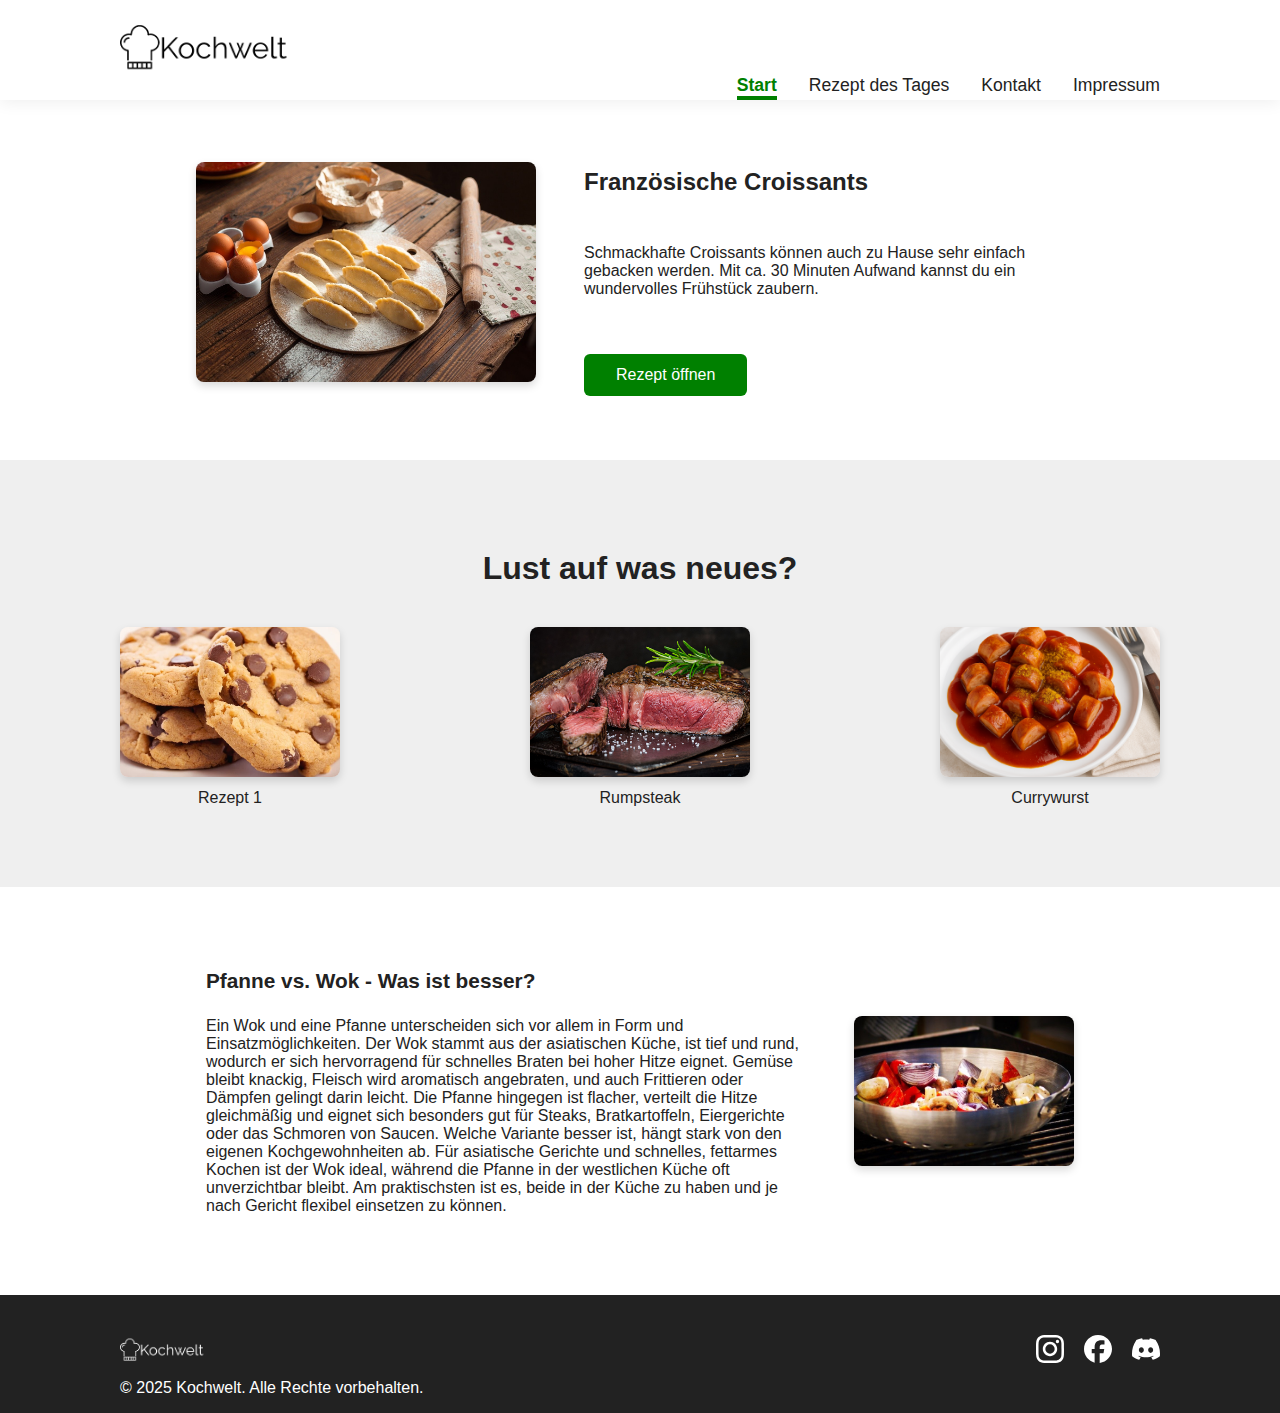
<file: index.html>
<!DOCTYPE html>
<html lang="de">
  <head>
    <meta charset="UTF-8" />
    <meta name="viewport" content="width=device-width, initial-scale=1.0" />
    <link rel="stylesheet" href="styleTest.css" />
    <title>Kochwelt</title>
  </head>
  <body class="bodyIndex">
    <header class="headerIndex">
      <div class="headerContentIndex">
        <a href="index.html" class="logoImgLinkIndex">
          <img src="./img/logo.png" class="logoImgIndex" alt="Kochwelt Logo" />
        </a>
        <nav class="navIndex">
          <ul class="navListIndex">
            <li>
              <a class="menuLinkIndex activeIndex" href="index.html">Start</a>
            </li>
            <li><a class="menuLinkIndex" href="#">Rezept des Tages</a></li>
            <li><a class="menuLinkIndex" href="./kontakt.html">Kontakt</a></li>
            <li><a class="menuLinkIndex" href="./impressum.html">Impressum</a></li>
          </ul>
        </nav>
      </div>
    </header>

    <main class="mainIndex">
      <div class="containerIndex">
        <div class="mainContentIndex">
          <img
            class="croissantImageIndex"
            src="./img/croissant.jpg"
            alt="Französische Croissants"
          />
          <div class="textContentCroissantIndex">
            <h2 class="croissantTitleIndex">Französische Croissants</h2>
            <p>
              Schmackhafte Croissants können auch zu Hause sehr einfach gebacken
              werden. Mit ca. 30 Minuten Aufwand kannst du ein wundervolles
              Frühstück zaubern.
            </p>
            <button class="rezeptButtonIndex">Rezept öffnen</button>
          </div>
        </div>
      </div>

      <section class="ownRezeptSectionIndex">
        <div class="containerIndex">
          <h2 class="headlineRezepteIndex">Lust auf was neues?</h2>
          <div class="ownRezeptsIndex">
            <div class="ownRezeptCardIndex">
              <a href="./Subway-cookie.html">
                <img
                  class="ownRezeptImageIndex"
                  src="./img/subway-cookies.png"
                  alt="Subway Cookies"
                />
              </a>
              <p class="ownRezeptTitleIndex">Rezept 1</p>
            </div>
            <div class="ownRezeptCardIndex">
              <a href="Rumpsteak.html">
                <img
                  class="ownRezeptImageIndex"
                  src="./img/Rumpsteak.jpg"
                  alt="Rumpsteak"
                />
              </a>
              <p class="ownRezeptTitleIndex">Rumpsteak</p>
            </div>
            <div class="ownRezeptCardIndex">
              <a href="currywurst.html">
                <img
                  class="ownRezeptImageIndex"
                  src="./img/curryyy.png"
                  alt="Currywurst"
                />
              </a>
              <p class="ownRezeptTitleIndex">Currywurst</p>
            </div>
          </div>
        </div>
      </section>

      <section class="pfanneWokSectionIndex">
        <div class="containerIndex pfanneWokContainerIndex">
          <div class="pfanneWokTextIndex">
            <h2 class="pfanneWokTitleIndex">
              Pfanne vs. Wok - Was ist besser?
            </h2>
            <p class="pfanneWokParagraphIndex">
              Ein Wok und eine Pfanne unterscheiden sich vor allem in Form und
              Einsatzmöglichkeiten. Der Wok stammt aus der asiatischen Küche,
              ist tief und rund, wodurch er sich hervorragend für schnelles
              Braten bei hoher Hitze eignet. Gemüse bleibt knackig, Fleisch wird
              aromatisch angebraten, und auch Frittieren oder Dämpfen gelingt
              darin leicht. Die Pfanne hingegen ist flacher, verteilt die Hitze
              gleichmäßig und eignet sich besonders gut für Steaks,
              Bratkartoffeln, Eiergerichte oder das Schmoren von Saucen. Welche
              Variante besser ist, hängt stark von den eigenen Kochgewohnheiten
              ab. Für asiatische Gerichte und schnelles, fettarmes Kochen ist
              der Wok ideal, während die Pfanne in der westlichen Küche oft
              unverzichtbar bleibt. Am praktischsten ist es, beide in der Küche
              zu haben und je nach Gericht flexibel einsetzen zu können.
            </p>
          </div>
          <img src="./img/wok.jpg" alt="Wok" class="wokImageIndex" />
        </div>
      </section>
    </main>

    <footer class="footerIndex">
      <div class="footerContentIndex">
        <div class="footerLeftIndex">
          <a href="index.html" class="footerLogoLinkIndex">
            <img
              src="./img/logo.png"
              class="logoImgIndexFooter"
              alt="Kochwelt Logo"
            />
          </a>

          <p class="footerTextIndex">
            &copy; 2025 Kochwelt. Alle Rechte vorbehalten.
          </p>
        </div>
        <div class="footerSocialIndex">
          <a
            href="https://instagram.com"
            target="_blank"
            rel="noopener"
            class="footerIconIndex"
          >
            <img src="./img/icons/instagram.svg" alt="Instagram" />
          </a>
          <a
            href="https://facebook.com"
            target="_blank"
            rel="noopener"
            class="footerIconIndex"
          >
            <img src="./img/icons/facebook.svg" alt="Facebook" />
          </a>
          <a
            href="https://youtube.com"
            target="_blank"
            rel="noopener"
            class="footerIconIndex"
          >
            <img src="./img/icons/discord.svg" alt="Discord" />
          </a>
        </div>
      </div>
    </footer>
  </body>
</html>
</file>
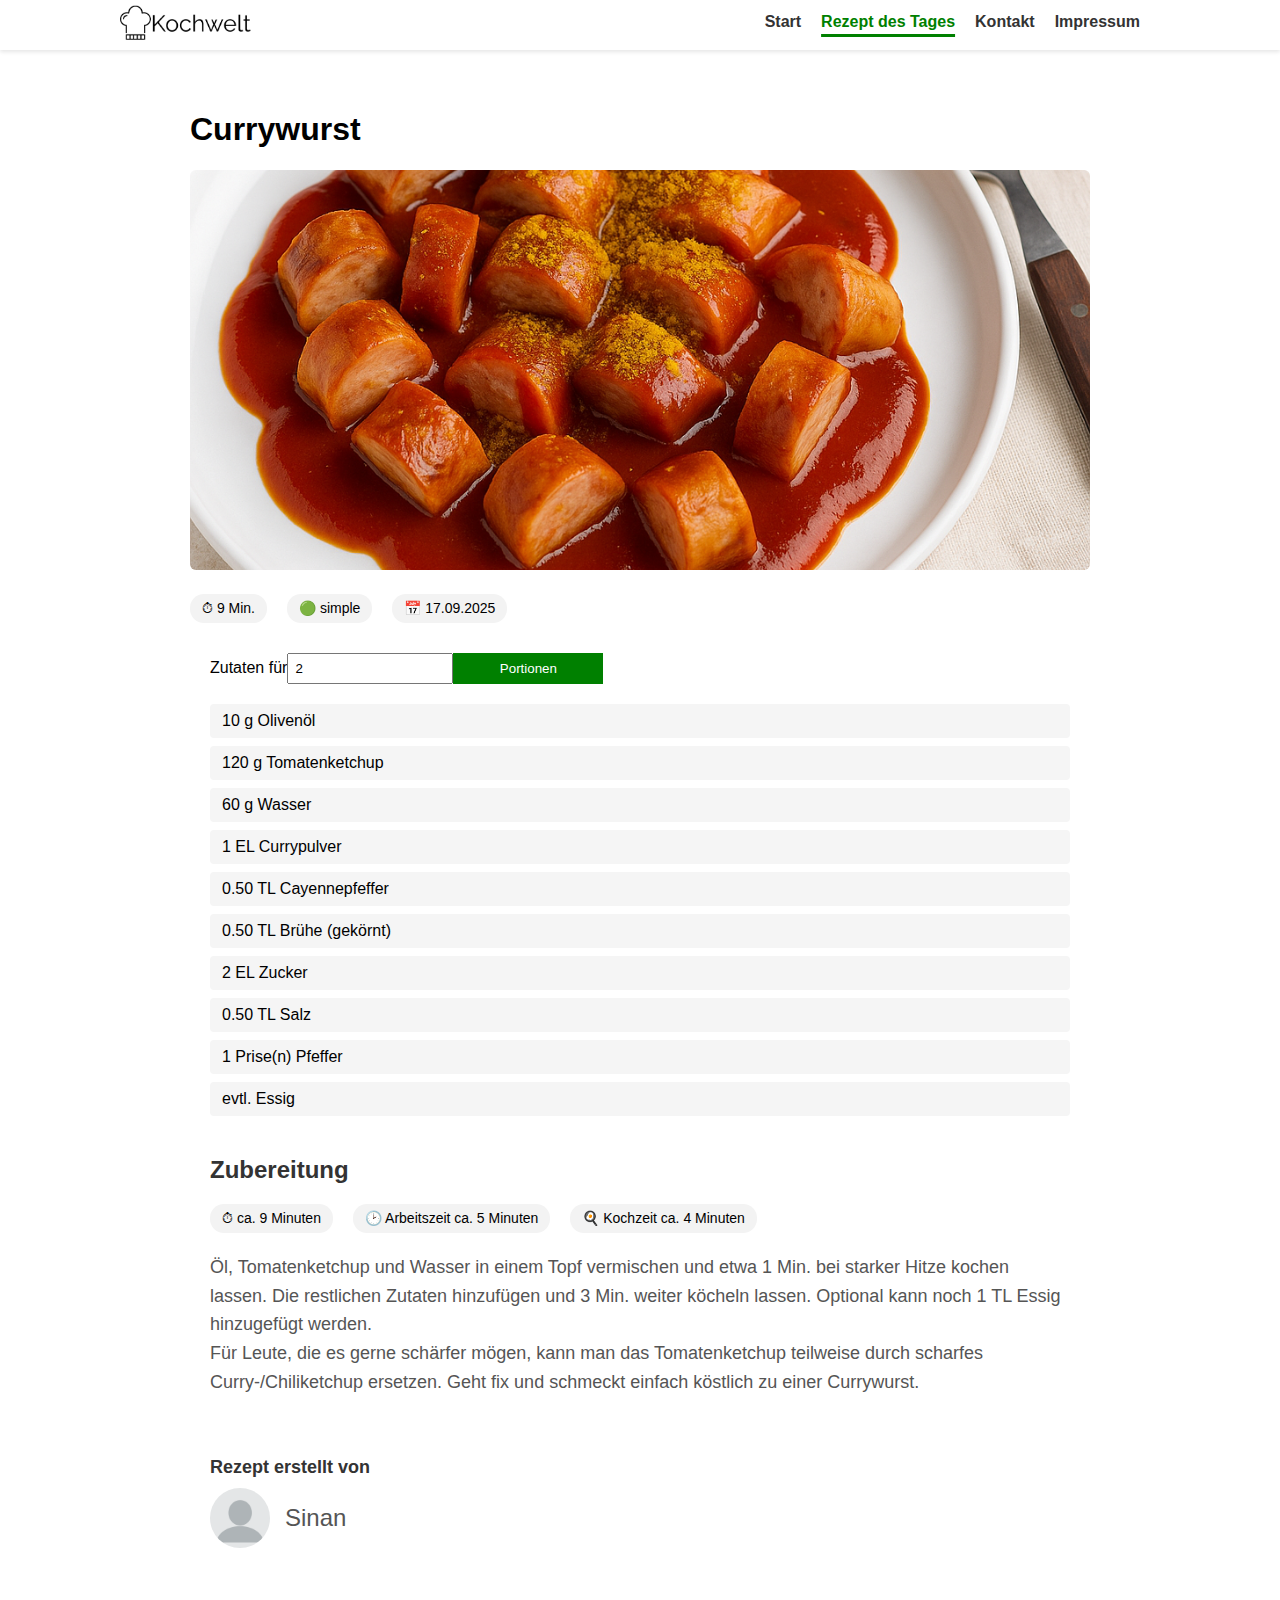
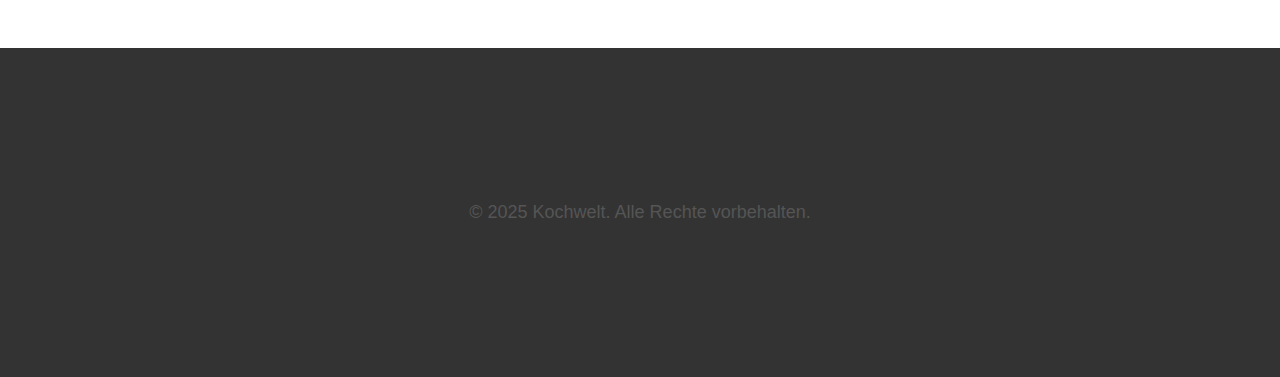
<file: currywurst.html>
<!DOCTYPE html>
<html lang="de">

<head>
    <meta charset="UTF-8">
    <meta name="viewport" content="width=device-width, initial-scale=1.0">
    <title>Kochwelt – Currywurst Rezept</title>
    <link rel="stylesheet" href="style.css">
</head>

<style>
    html,
    body {
        height: 100%;
        margin: 0;
        display: flex;
        flex-direction: column;
        font-family: Arial, sans-serif;
    }

    h2 {
        color: #333;
        margin-top: 0;
        font-size: 24px;
        font-weight: bold;
        margin-bottom: 20px;
    }

    header {
        display: flex;
        justify-content: space-between;
        align-items: center;
        width: 100%;
        background-color: #ffffff;
        box-shadow: 0 2px 4px rgba(0, 0, 0, 0.1);
        height: 100px;
    }

    .LogoImg {
        height: 50px;
        width: 100%;
        padding: 0px 120px;
    }

    .LogoImgLink {
        text-decoration: none;
        display: flex;
        align-items: center;
    }

    nav {
        display: flex;
        flex-direction: row;
        align-items: flex-end;
        gap: 20px;
        margin-right: 20px;
        padding-bottom: 6px;
    }

    nav ul {
        list-style: none;
        display: flex;
        flex-direction: row;
        align-items: center;
        gap: 20px;
        margin: 0;
        padding: 0 120px;
    }

    .menuLink {
        text-decoration: none;
        color: #333333;
        font-weight: bold;
        font-size: 16px;
    }

    .menuLink.active,
    .menuLink:hover {
        color: #008000;
        text-decoration: underline #008000 3px;
        text-underline-offset: 7px;
    }

    section {
        position: relative;
        max-width: 900px;
        margin: 40px auto;
        padding: 0 20px;
    }

    .recipe-img {
        width: 100%;
        max-height: 400px;
        border-radius: 6px;
        object-fit: cover;
        margin-bottom: 20px;
    }

    .meta {
        display: flex;
        gap: 20px;
        margin-bottom: 20px;
        flex-wrap: wrap;
    }

    .meta div {
        background: #f3f3f3;
        padding: 6px 12px;
        border-radius: 14px;
        font-size: 14px;
    }

    .zutaten-section {
        margin: 30px 0;
    }

    .portion-control {
        display: flex;
        align-items: center;
        margin-bottom: 20px;
    }

    .portion-control input {
        width: 150px;
        padding: 6px;
        gap: 10px;

    }

    .portion-control button {
        background: #008000;
        color: #fff;
        border: none;
        padding: 8px 12px;
        width: 150px;
    }

    .zutaten {
        list-style: none;
        padding: 0;
    }

    .zutaten li {
        background: #f5f5f5;
        margin-bottom: 8px;
        padding: 8px 12px;
        border-radius: 4px;
    }

    .zutaten-item {
        background: white;
    }

    .credit {
        background: white;
        padding: 20px;
        border-radius: 6px;
        margin-top: 30px;
    }

    .credit h3 {
        margin: 0;
        font-size: 18px;
        font-weight: bold;
        color: #333;
    }

    .credit p {
        margin: 0;
        font-size: 24px;
        color: #555;
        display: flex;
        align-items: center;
        justify-content: center;
        gap: 10px;
    }

    .profile-img {
        width: 60px;
        height: 60px;
        border-radius: 50%;
        object-fit: cover;
    }

    .credit-content {
        display: flex;
        align-items: center;
        gap: 15px;
        margin-top: 10px;
    }

    footer {
        margin-top: auto;
        background: #333;
        color: #fff;
        text-align: center;
        padding: 150px;
        font-size: 14px;
        position: relative;
        bottom: 0;
        width: auto;
        height: 150px;
    }
</style>

<body>
    <header>
        <a href="index.html" class="LogoImgLink">
            <img src="./img/logo.png" class="LogoImg" alt="Kochwelt Logo">
        </a>
        <nav>
            <ul>
                <li><a class="menuLink" href="./index.html">Start</a></li>
                <li><a class="menuLink active" href="#">Rezept des Tages</a></li>
                <li><a class="menuLink" href="./kontakt.html">Kontakt</a></li>
                <li><a class="menuLink" href="#">Impressum</a></li>
            </ul>
        </nav>
    </header>

    <section>
        <h1>Currywurst</h1>
        <img class="recipe-img" src="./img/curryyy.png" alt="Currywurst">

        <div class="meta">
            <div>⏱ 9 Min.</div>
            <div>🟢 simple</div>
            <div>📅 17.09.2025</div>
        </div>

        <section class="zutaten-section">
            <div class="portion-control">
                <span>Zutaten für</span>
                <input type="number" id="portionen" value="2" min="1" max="25" oninput="updateZutaten()">
                <button>Portionen</button>
            </div>

            <ul class="zutaten">
                <li data-basis="10"><span>10</span> g Olivenöl</li>
                <li data-basis="120"><span>120</span> g Tomatenketchup</li>
                <li data-basis="60"><span>60</span> g Wasser</li>
                <li data-basis="1"><span>1</span> EL Currypulver</li>
                <li data-basis="0.5"><span>0.5</span> TL Cayennepfeffer</li>
                <li data-basis="0.5"><span>0.5</span> TL Brühe (gekörnt)</li>
                <li data-basis="2"><span>2</span> EL Zucker</li>
                <li data-basis="0.5"><span>0.5</span> TL Salz</li>
                <li data-basis="1"><span>1</span> Prise(n) Pfeffer</li>
                <li>evtl. Essig</li>
            </ul>
        </section>

        <section>
            <h2>Zubereitung</h2>
            <div class="meta">
                <div>⏱ ca. 9 Minuten</div>
                <div>🕑 Arbeitszeit ca. 5 Minuten</div>
                <div>🍳 Kochzeit ca. 4 Minuten</div>
            </div>

            <p>
                Öl, Tomatenketchup und Wasser in einem Topf vermischen und etwa 1 Min. bei starker Hitze kochen lassen.
                Die restlichen Zutaten hinzufügen und 3 Min. weiter köcheln lassen. Optional kann noch 1 TL Essig
                hinzugefügt werden.
            </p>

            <p>
                Für Leute, die es gerne schärfer mögen, kann man das Tomatenketchup teilweise durch scharfes
                Curry-/Chiliketchup ersetzen.
                Geht fix und schmeckt einfach köstlich zu einer Currywurst.
            </p>
        </section>

        <section class="credit">
            <h3>Rezept erstellt von</h3>
            <div class="credit-content">
                <img class="profile-img" src="./img/profile.png" alt="Profilbild">
                <p> Sinan</p>
            </div>
        </section>
    </section>




    <footer>
        <p>&copy; 2025 Kochwelt. Alle Rechte vorbehalten.</p>
    </footer>

    <script>
        function updateZutaten() {
            const portionen = parseInt(document.getElementById("portionen").value) || 1;
            document.querySelectorAll(".zutaten li").forEach(li => {
                const basis = li.getAttribute("data-basis");
                if (basis) {
                    li.querySelector("span").textContent = (basis * portionen / 2)
                        .toFixed(2).replace(/\.00$/, "");
                }
            });
        }
        function changePortion(delta) {
            const input = document.getElementById("portionen");
            let value = parseInt(input.value) || 1;
            value = Math.max(1, value + delta);
            input.value = value;
            updateZutaten();
        }
        updateZutaten();
    </script>
</body>

</html>
</file>
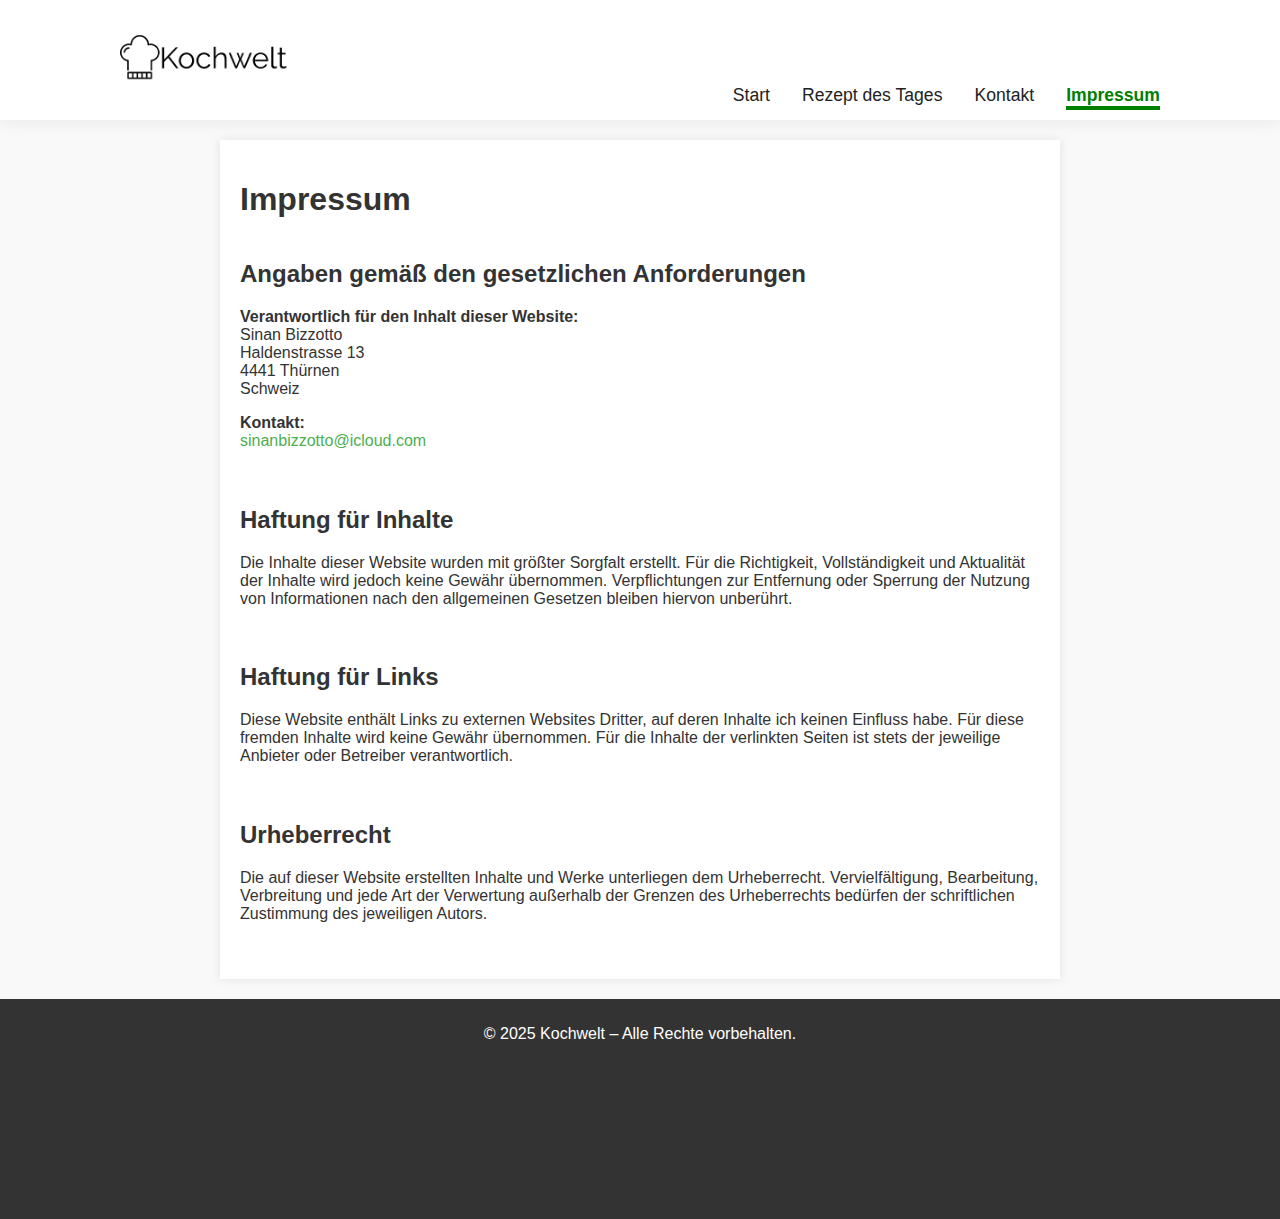
<file: impressum.html>
<!DOCTYPE html>
<html lang="de">
  <head>
    <meta charset="UTF-8" />
    <meta name="viewport" content="width=device-width, initial-scale=1.0" />
    <title>Impressum - Kochwelt</title>
    <link rel="stylesheet" href="styleTest.css" />
  </head>

  <style>
    body {
      font-family: Arial, sans-serif;
      margin: 0;
      padding: 0;
      background-color: #f9f9f9;
      color: #333;
    }

    header {
      background-color: #f9f9f9;
      padding: 10px 0;
      color: white;
    }

    .headerContent {
      display: flex;
      align-items: center;
      justify-content: space-between;
      max-width: 1200px;
      margin: 0 auto;
      padding: 0 20px;
    }

    .LogoImg {
      height: 50px;
    }

    nav ul {
      list-style-type: none;
      margin: 0;
      padding: 0;
      display: flex;
      gap: 15px;
    }

    .menuLink {
      color: #333;
      text-decoration: none;
      font-weight: bold;
    }

    .menuLink.active {
      text-decoration: underline;
    }

    .impressumMain {
      max-width: 800px;
      margin: 20px auto;
      padding: 20px;
      background-color: white;
      box-shadow: 0 0 10px rgba(0, 0, 0, 0.1);
      height: auto;
    }

    h1,
    h2 {
      color: #333;
    }

    section {
      margin-bottom: 20px;
    }

    .mailto {
      color: #4caf50;
      text-decoration: none;
    }

    footer {
      text-align: center;
      padding: 10px 0;
      background-color: #333;
      color: white;
      position: relative;
      bottom: 0;
      width: 100%;
      height: 200px;
    }
  </style>
  <body>
    <!-- Header -->
    <header class="headerIndex">
      <div class="headerContentIndex">
        <a href="index.html" class="logoImgLinkIndex">
          <img src="./img/logo.png" class="logoImgIndex" alt="Kochwelt Logo" />
        </a>
        <nav class="navIndex">
          <ul class="navListIndex">
            <li>
              <a class="menuLinkIndex" href="index.html">Start</a>
            </li>
            <li><a class="menuLinkIndex" href="#">Rezept des Tages</a></li>
            <li><a class="menuLinkIndex" href="./kontakt.html">Kontakt</a></li>
            <li>
              <a class="menuLinkIndex activeIndex" href="./impressum.html"
                >Impressum</a
              >
            </li>
          </ul>
        </nav>
      </div>
    </header>

    <!-- Main Content -->
    <main class="impressumMain">
      <h1>Impressum</h1>

      <section>
        <h2>Angaben gemäß den gesetzlichen Anforderungen</h2>
        <p>
          <strong>Verantwortlich für den Inhalt dieser Website:</strong><br />
          Sinan Bizzotto<br />
          Haldenstrasse 13<br />
          4441 Thürnen<br />
          Schweiz
        </p>
        <p>
          <strong>Kontakt:</strong><br />
          <a class="mailto" href="mailto:sinanbizzotto@icloud.com"
            >sinanbizzotto@icloud.com</a
          >
        </p>
      </section>

      <section>
        <h2>Haftung für Inhalte</h2>
        <p>
          Die Inhalte dieser Website wurden mit größter Sorgfalt erstellt. Für
          die Richtigkeit, Vollständigkeit und Aktualität der Inhalte wird
          jedoch keine Gewähr übernommen. Verpflichtungen zur Entfernung oder
          Sperrung der Nutzung von Informationen nach den allgemeinen Gesetzen
          bleiben hiervon unberührt.
        </p>
      </section>

      <section>
        <h2>Haftung für Links</h2>
        <p>
          Diese Website enthält Links zu externen Websites Dritter, auf deren
          Inhalte ich keinen Einfluss habe. Für diese fremden Inhalte wird keine
          Gewähr übernommen. Für die Inhalte der verlinkten Seiten ist stets der
          jeweilige Anbieter oder Betreiber verantwortlich.
        </p>
      </section>

      <section>
        <h2>Urheberrecht</h2>
        <p>
          Die auf dieser Website erstellten Inhalte und Werke unterliegen dem
          Urheberrecht. Vervielfältigung, Bearbeitung, Verbreitung und jede Art
          der Verwertung außerhalb der Grenzen des Urheberrechts bedürfen der
          schriftlichen Zustimmung des jeweiligen Autors.
        </p>
      </section>
    </main>

    <!-- Footer -->
    <footer>
      <p>&copy; 2025 Kochwelt – Alle Rechte vorbehalten.</p>
    </footer>
  </body>
</html>
</file>
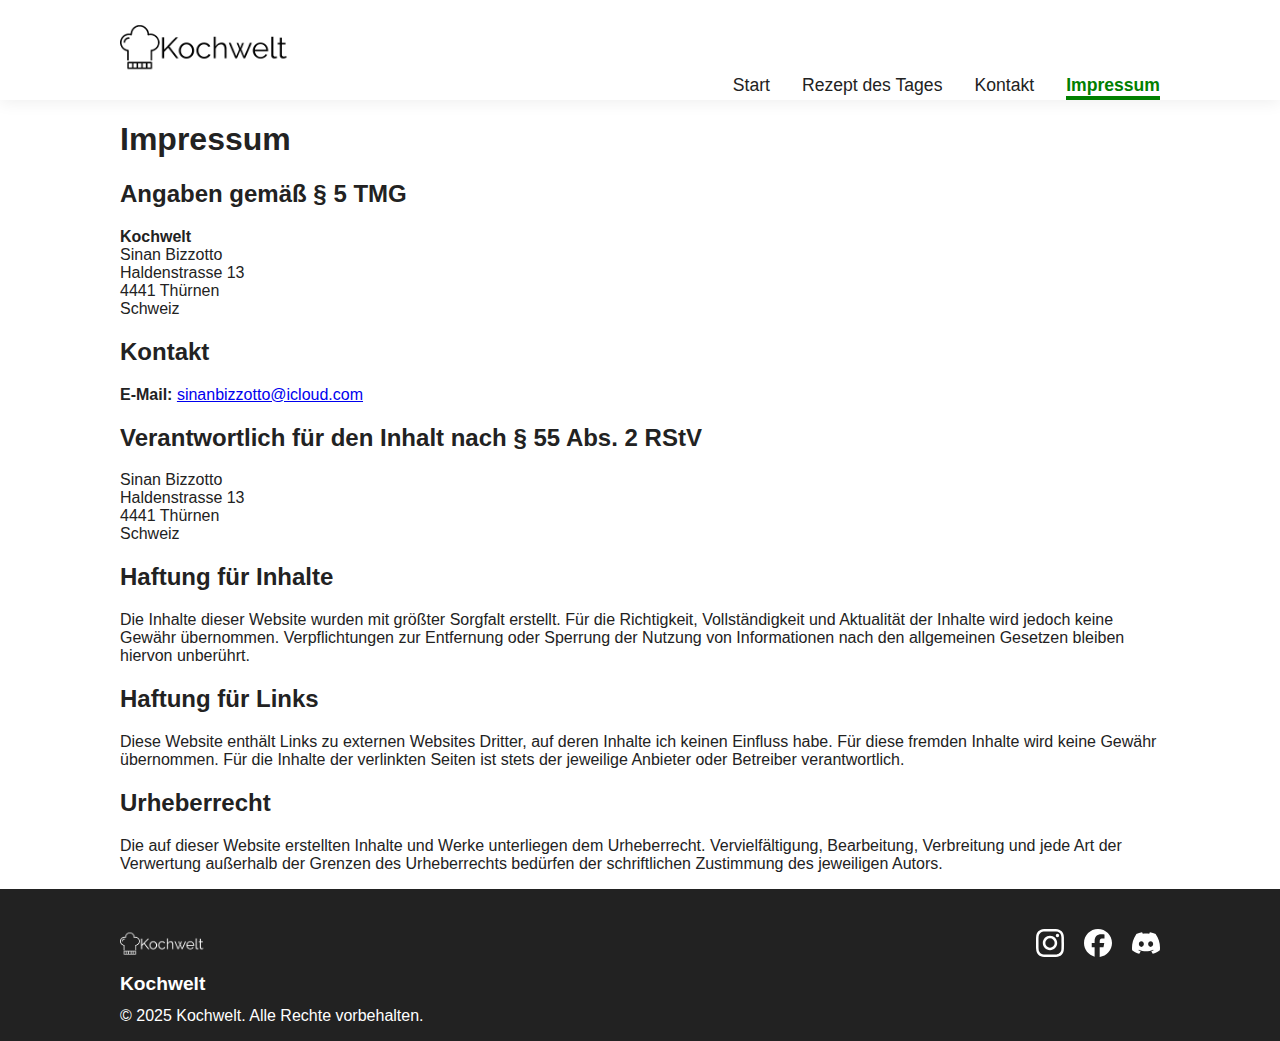
<file: impressumTest.html>
<!DOCTYPE html>
<html lang="de">
  <head>
    <meta charset="UTF-8" />
    <meta name="viewport" content="width=device-width, initial-scale=1.0" />
    <link rel="stylesheet" href="styleTest.css" />
    <title>Impressum - Kochwelt</title>
    <link rel="stylesheet" href="styleTest.css" />
  </head>
  <body class="bodyIndex">
    <header class="headerIndex">
      <div class="headerContentIndex">
        <a href="index.html" class="logoImgLinkIndex">
          <img src="./img/logo.png" class="logoImgIndex" alt="Kochwelt Logo" />
        </a>
        <nav class="navIndex">
          <ul class="navListIndex">
            <li><a class="menuLinkIndex" href="index.html">Start</a></li>
            <li>
              <a class="menuLinkIndex" href="croissant.html"
                >Rezept des Tages</a
              >
            </li>
            <li><a class="menuLinkIndex" href="kontakt.html">Kontakt</a></li>
            <li>
              <a class="menuLinkIndex activeIndex" href="impressumTest.html"
                >Impressum</a
              >
            </li>
          </ul>
        </nav>
      </div>
    </header>

    <main class="impressumMain">
      <div class="containerIndex">
        <div class="impressumCard">
          <h1>Impressum</h1>

          <section class="impressumSection">
            <h2>Angaben gemäß § 5 TMG</h2>
            <p>
              <strong>Kochwelt</strong><br />
              Sinan Bizzotto<br />
              Haldenstrasse 13<br />
              4441 Thürnen<br />
              Schweiz
            </p>
          </section>

          <section class="impressumSection">
            <h2>Kontakt</h2>
            <p>
              <strong>E-Mail:</strong>
              <a class="mailto" href="mailto:sinanbizzotto@icloud.com"
                >sinanbizzotto@icloud.com</a
              >
            </p>
          </section>

          <section class="impressumSection">
            <h2>Verantwortlich für den Inhalt nach § 55 Abs. 2 RStV</h2>
            <p>
              Sinan Bizzotto<br />
              Haldenstrasse 13<br />
              4441 Thürnen<br />
              Schweiz
            </p>
          </section>

          <section class="impressumSection">
            <h2>Haftung für Inhalte</h2>
            <p>
              Die Inhalte dieser Website wurden mit größter Sorgfalt erstellt.
              Für die Richtigkeit, Vollständigkeit und Aktualität der Inhalte
              wird jedoch keine Gewähr übernommen. Verpflichtungen zur
              Entfernung oder Sperrung der Nutzung von Informationen nach den
              allgemeinen Gesetzen bleiben hiervon unberührt.
            </p>
          </section>

          <section class="impressumSection">
            <h2>Haftung für Links</h2>
            <p>
              Diese Website enthält Links zu externen Websites Dritter, auf
              deren Inhalte ich keinen Einfluss habe. Für diese fremden Inhalte
              wird keine Gewähr übernommen. Für die Inhalte der verlinkten
              Seiten ist stets der jeweilige Anbieter oder Betreiber
              verantwortlich.
            </p>
          </section>

          <section class="impressumSection">
            <h2>Urheberrecht</h2>
            <p>
              Die auf dieser Website erstellten Inhalte und Werke unterliegen
              dem Urheberrecht. Vervielfältigung, Bearbeitung, Verbreitung und
              jede Art der Verwertung außerhalb der Grenzen des Urheberrechts
              bedürfen der schriftlichen Zustimmung des jeweiligen Autors.
            </p>
          </section>
        </div>
      </div>
    </main>

    <footer class="footerIndex">
      <div class="footerContentIndex">
        <div class="footerLeftIndex">
          <a href="index.html" class="footerLogoLinkIndex">
            <img
              src="./img/logo.png"
              class="logoImgIndexFooter"
              alt="Kochwelt Logo"
            />
          </a>
          <span class="logoTextIndex">Kochwelt</span>
          <p class="footerTextIndex">
            &copy; 2025 Kochwelt. Alle Rechte vorbehalten.
          </p>
        </div>
        <div class="footerSocialIndex">
          <a
            href="https://instagram.com"
            target="_blank"
            rel="noopener"
            class="footerIconIndex"
          >
            <img src="./img/icons/instagram.svg" alt="Instagram" />
          </a>
          <a
            href="https://facebook.com"
            target="_blank"
            rel="noopener"
            class="footerIconIndex"
          >
            <img src="./img/icons/facebook.svg" alt="Facebook" />
          </a>
          <a
            href="https://discord.com"
            target="_blank"
            rel="noopener"
            class="footerIconIndex"
          >
            <img src="./img/icons/discord.svg" alt="Discord" />
          </a>
        </div>
      </div>
    </footer>

    <script src="scriptRumpsteak.js"></script>
  </body>
</html>
</file>
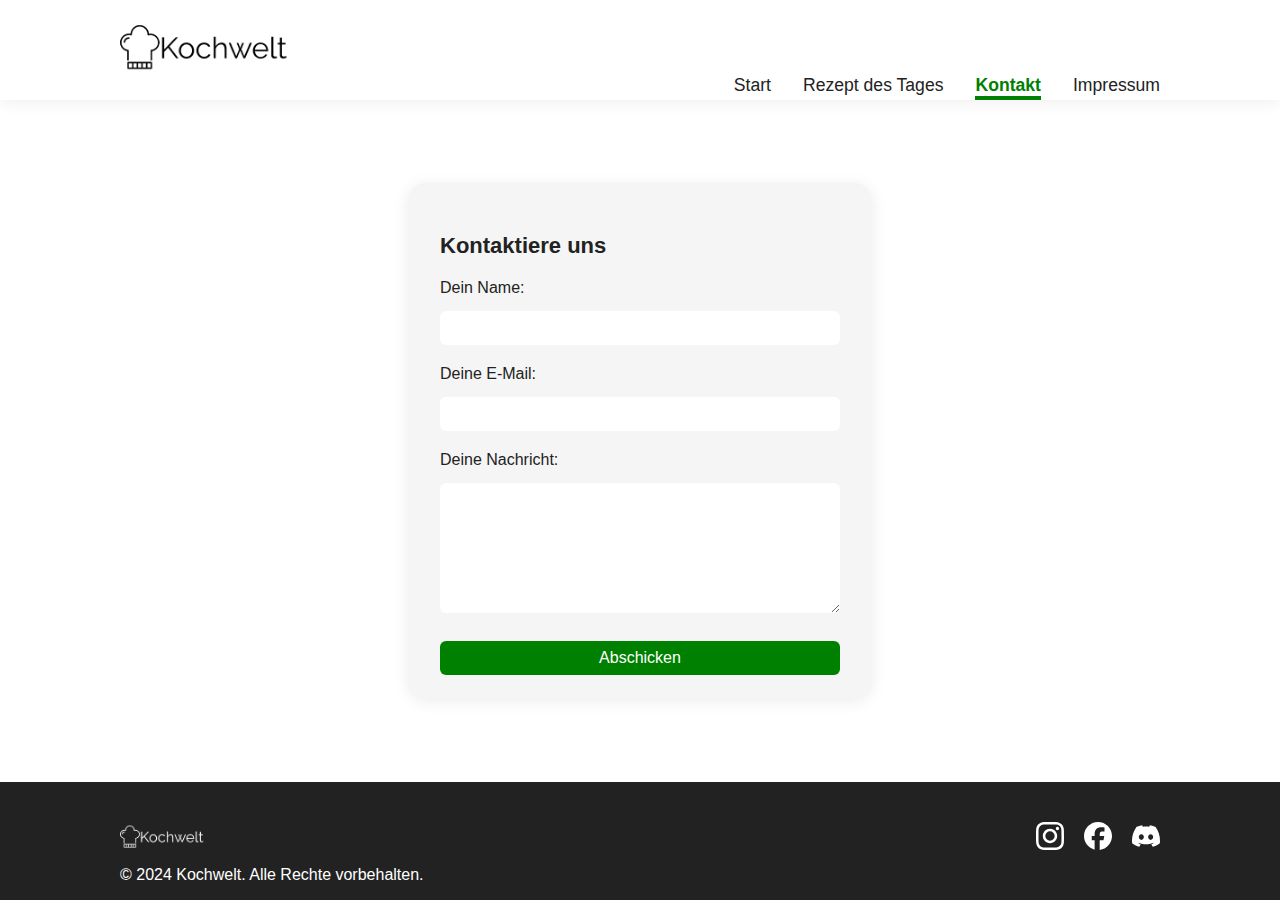
<file: kontakt.html>
<!DOCTYPE html>
<html lang="de">
  <head>
    <meta charset="UTF-8" />
    <meta name="viewport" content="width=device-width, initial-scale=1.0" />
    <link rel="stylesheet" href="styleTest.css" />
    <title>Kontakt</title>
  </head>

  <body class="bodyIndex">
    <header class="headerIndex">
      <div class="headerContentIndex">
        <a href="index.html" class="logoImgLinkIndex">
          <img src="./img/logo.png" class="logoImgIndex" alt="Kochwelt Logo" />
        </a>
        <nav class="navIndex">
          <ul class="navListIndex">
            <li><a class="menuLinkIndex" href="index.html">Start</a></li>
            <li>
              <a class="menuLinkIndex" href="./croissant.html "
                >Rezept des Tages</a
              >
            </li>
            <li>
              <a class="menuLinkIndex activeIndex" href="kontakt.html"
                >Kontakt</a
              >
            </li>
            <li>
              <a class="menuLinkIndex" href="impressumTest.html">Impressum</a>
            </li>
          </ul>
        </nav>
      </div>
    </header>

    <main class="kontaktMain">
      <div class="containerIndex kontaktContainer">
        <form
          class="kontaktForm"
          action="https://formspree.io/f/movnovdl"
          method="POST"
        >
          <h2>Kontaktiere uns</h2>
          <label for="name">Dein Name:</label>
          <input type="text" id="name" name="name" required />

          <label for="email">Deine E-Mail:</label>
          <input type="email" id="email" name="email" required />

          <label for="nachricht">Deine Nachricht:</label>
          <textarea
            id="nachricht"
            name="nachricht"
            rows="6"
            required
          ></textarea>

          <button type="submit" class="kontaktButton">Abschicken</button>
        </form>
      </div>
    </main>

    <footer class="footerIndex">
      <div class="footerContentIndex">
        <div class="footerLeftIndex">
          <a href="index.html" class="footerLogoLinkIndex">
            <img
              src="./img/logo.png"
              class="logoImgIndexFooter"
              alt="Kochwelt Logo"
            />
          </a>

          <p class="footerTextIndex">
            &copy; 2024 Kochwelt. Alle Rechte vorbehalten.
          </p>
        </div>
        <div class="footerSocialIndex">
          <a
            href="https://instagram.com"
            target="_blank"
            rel="noopener"
            class="footerIconIndex"
          >
            <img src="./img/icons/instagram.svg" alt="Instagram" />
          </a>
          <a
            href="https://facebook.com"
            target="_blank"
            rel="noopener"
            class="footerIconIndex"
          >
            <img src="./img/icons/facebook.svg" alt="Facebook" />
          </a>
          <a
            href="https://discord.com"
            target="_blank"
            rel="noopener"
            class="footerIconIndex"
          >
            <img src="./img/icons/discord.svg" alt="Discord" />
          </a>
        </div>
      </div>
    </footer>
    <script src="scriptRumpsteak.js"></script>
  </body>
</html>
</file>
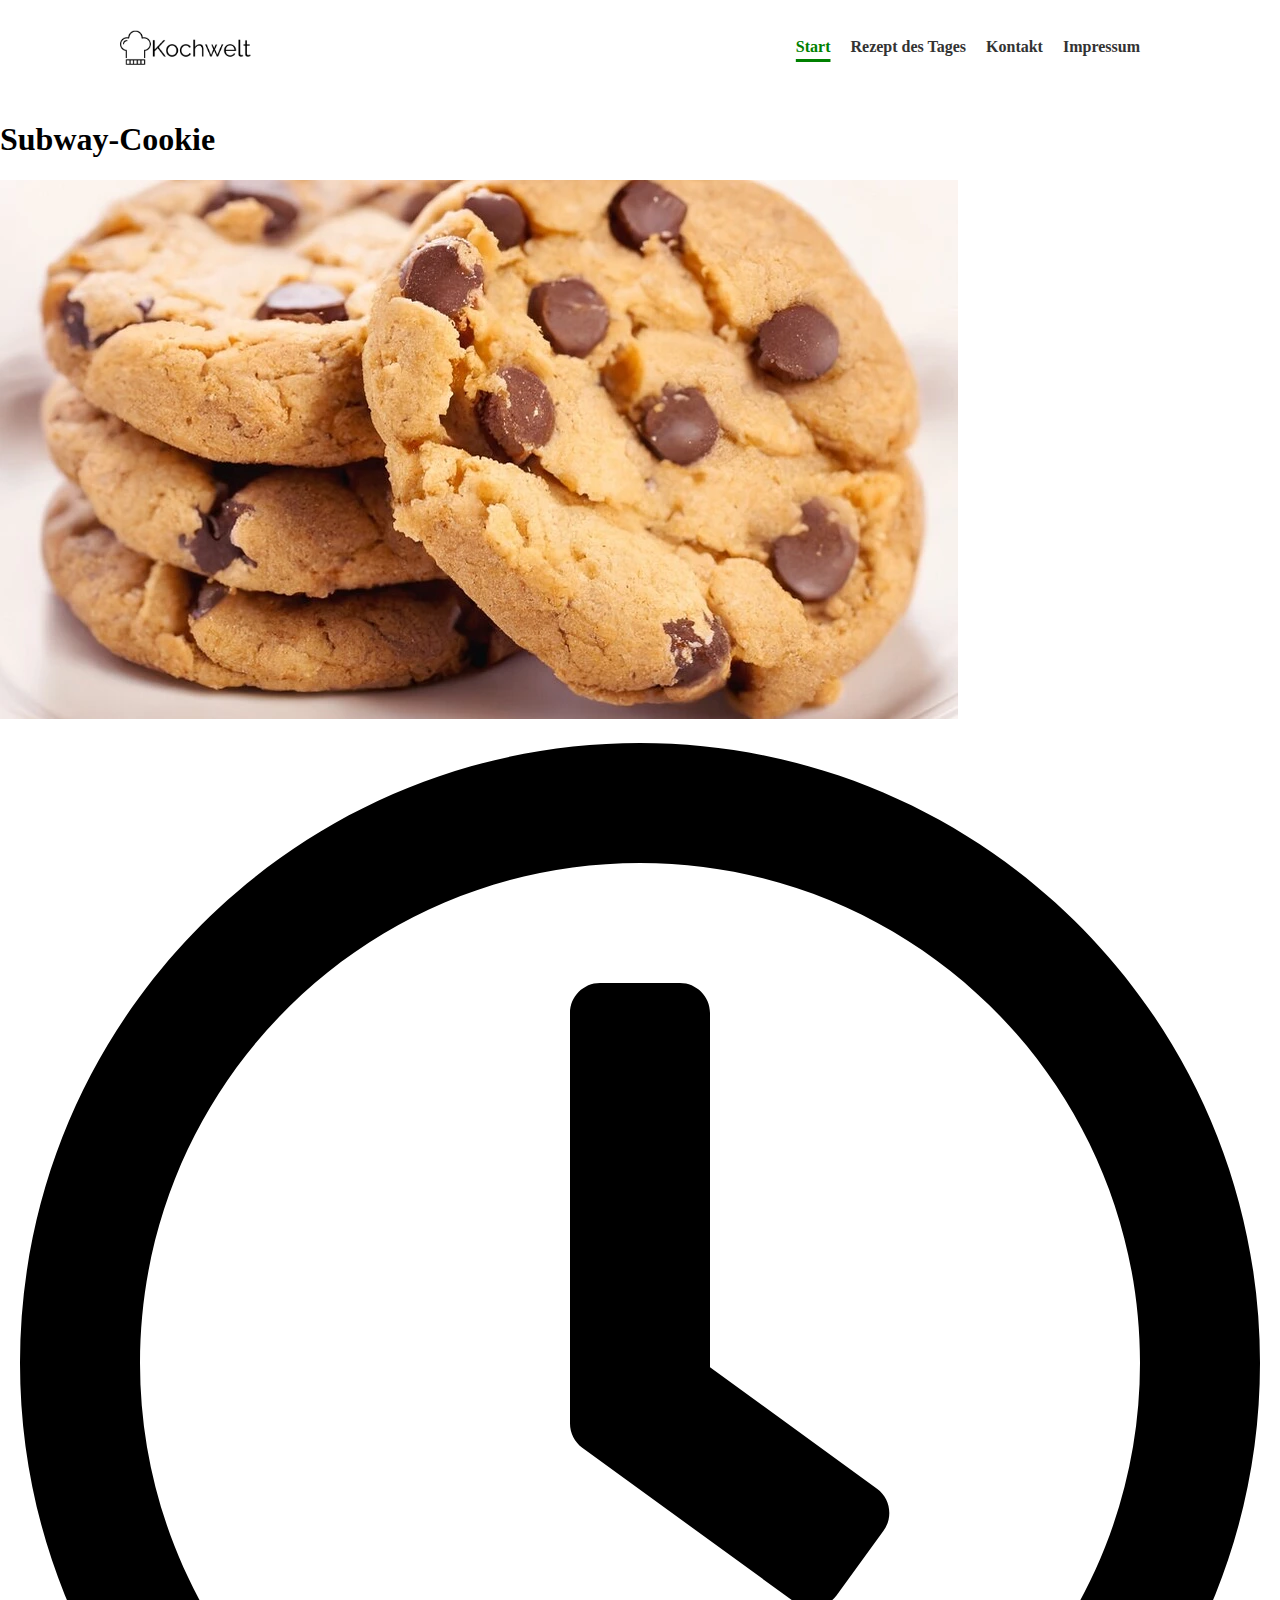
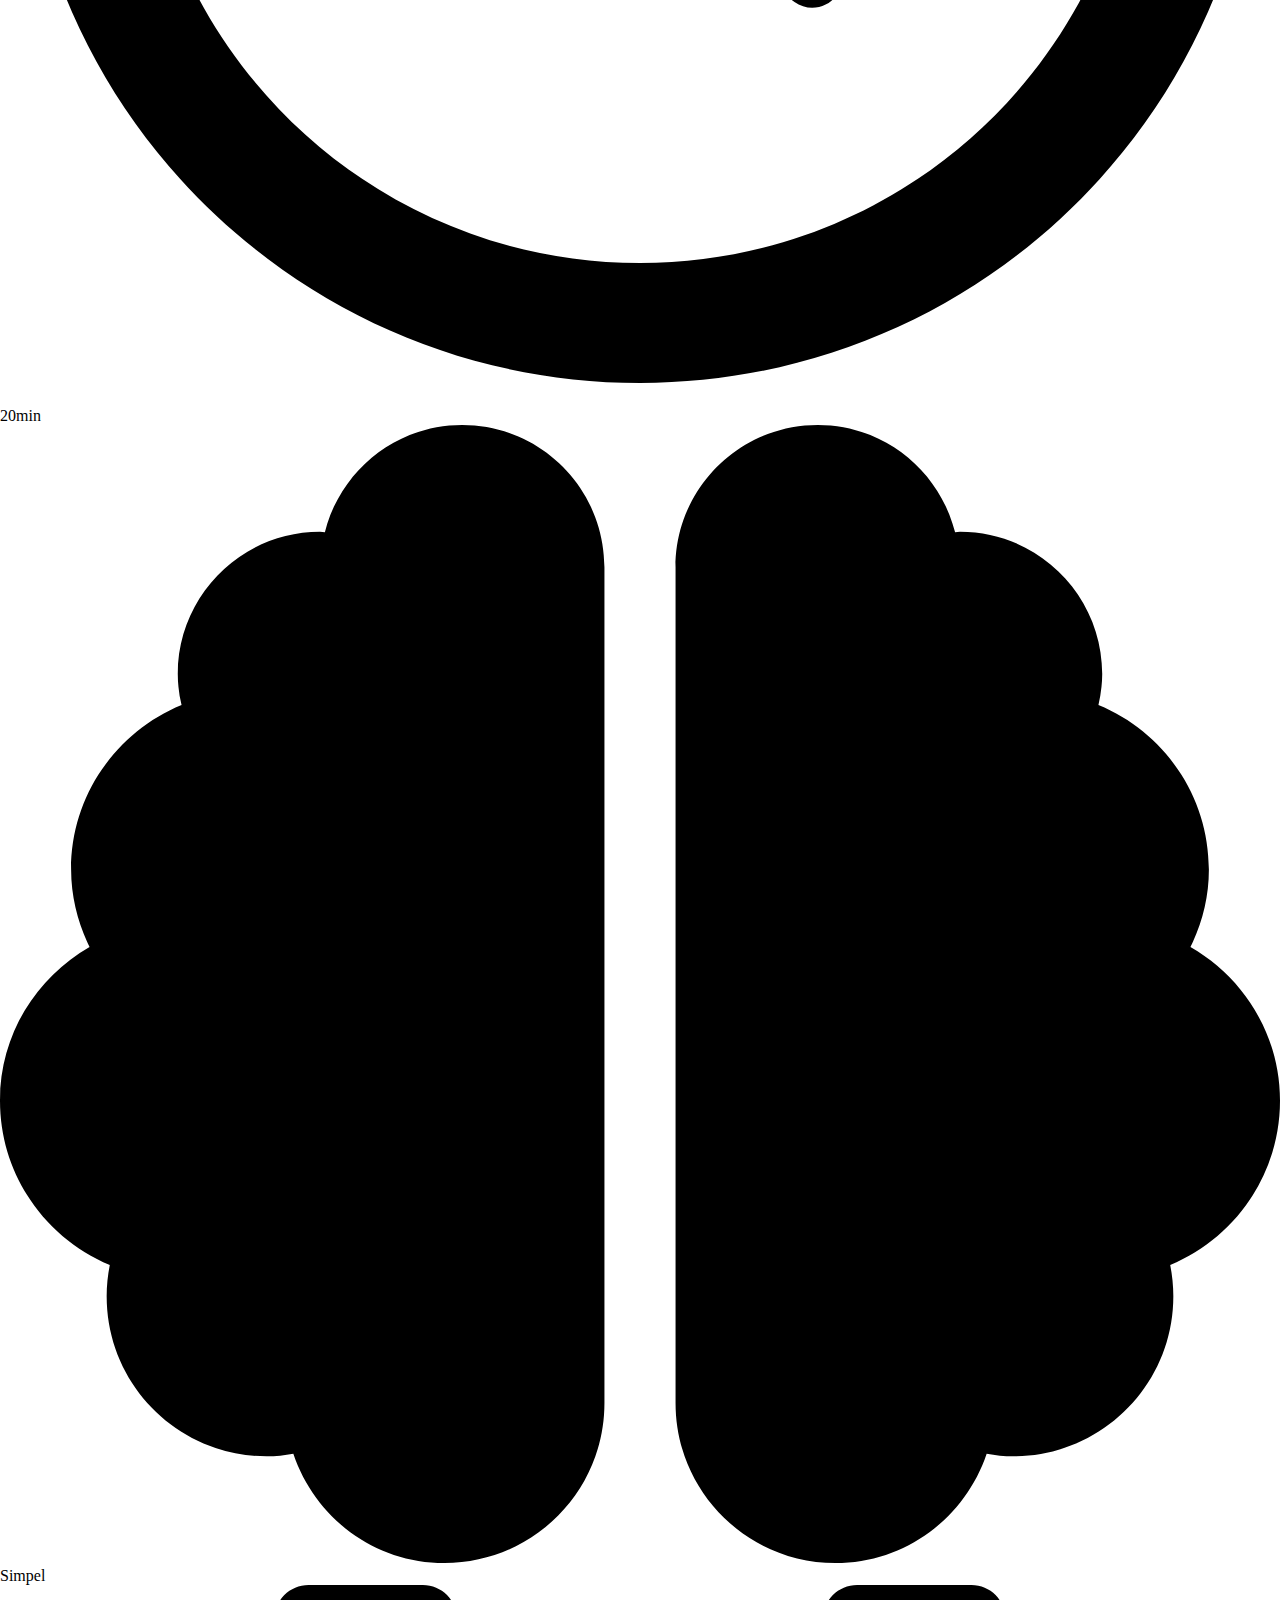
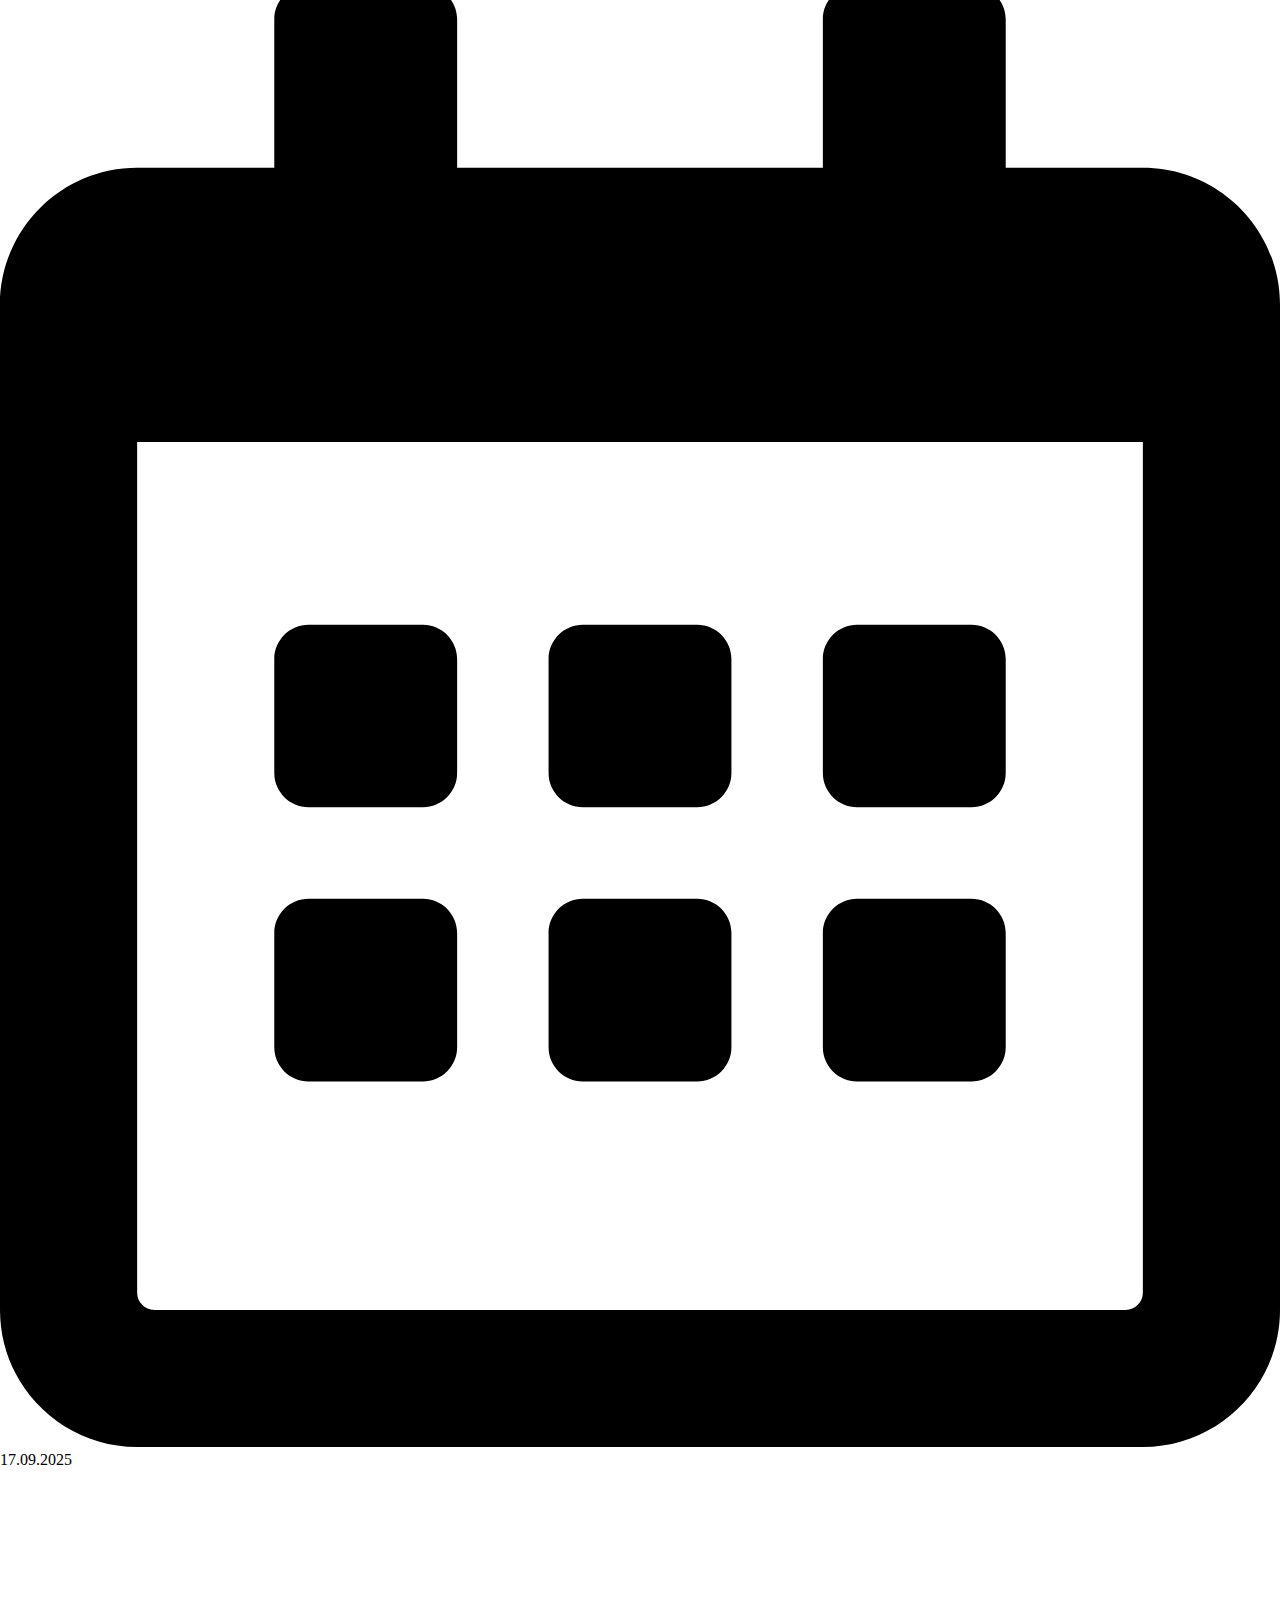
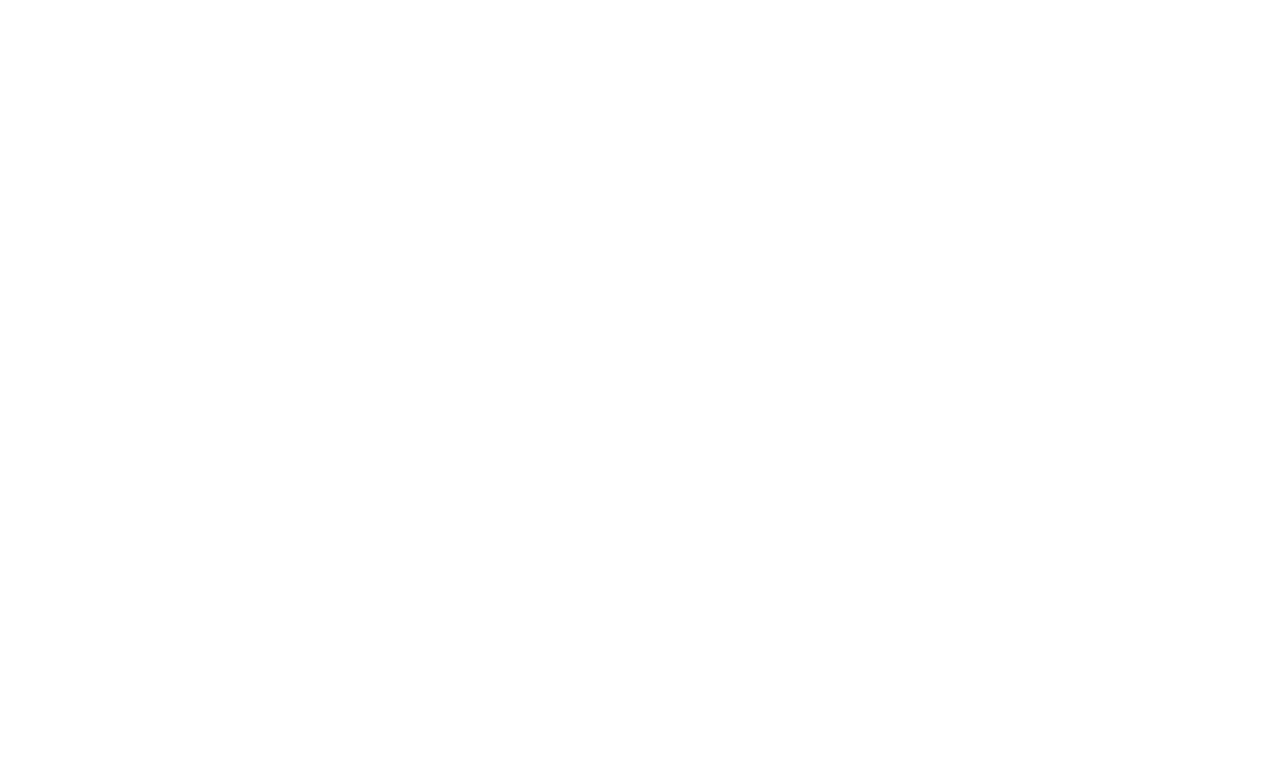
<file: Subway-cookie.html>
<!DOCTYPE html>
<html lang="en">

<head>
    <meta charset="UTF-8">
    <meta name="viewport" content="width=device-width, initial-scale=1.0">
    <title>Kochwelt - Subway-Cookie Rezept</title>

    <link rel="stylesheet" href="style.css" />


    <style>
        .headerContent-cookies {
            max-width: 1440px;
            width: 100%;
            display: flex;
            justify-content: space-between;
            align-items: center;
            height: 100px;
        }

    </style>

</head>

<body>

    <head>

        <div class="main-cookie">

            <div class="headerContent-cookies">
                <a href="index.html" class="LogoImgLink"><img src="./img/logo.png" class="LogoImg"
                        alt="Kochwelt Logo" /></a>
                <nav>
                    <ul>
                        <li><a class="menuLink active" href="index.html">Start</a></li>
                        <li><a class="menuLink" href="#">Rezept des Tages</a></li>
                        <li><a class="menuLink" href="./kontakt.html">Kontakt</a></li>
                        <li><a class="menuLink" href="#">Impressum</a></li>
                    </ul>
                </nav>
            </div>

            <div class="headlineRezept1">
                <h1>Subway-Cookie</h1>
            </div>

            <div class="headimg-cookie"><img class="cookie-img" src="./img/subway-cookies.png" alt=""></div>

            <div class="rezept-details">
                <div class="details"> <img class="details-img" src="./img/icons/clock-regular.svg" alt=""> 20min </div>

                <div class="details"> <img class="details-img" src="./img/icons/brain-solid.svg" alt=""> Simpel </div>

                <div class="details"> <img class="details-img" src="./img/icons/calendar-alt-regular.svg" alt="">
                    17.09.2025 </div>

            </div>
        </div>


    </head>

    <main>

    </main>

    <footer>

    </footer>
</body>

</html>
</file>
<file: styleTest.css>
/* ========== Base ========== */
body {
  overflow-x: hidden;
  font-family: "Public Sans", Arial, sans-serif;
}

.bodyIndex {
  margin: 0;
  font-family: "Segoe UI", Arial, sans-serif;
  background: #fff;
  color: #222;
  min-height: 100vh;
  display: flex;
  flex-direction: column;
}

main {
  flex: 1;
  display: flex;
  flex-direction: column;
  justify-content: center;
}

/* ========== Header (Index) ========== */
.headerIndex {
  width: 100%;
  background: #fff;
  box-shadow: 0 2px 16px rgba(0, 0, 0, 0.07);
  position: relative;
  z-index: 10;
}

.headerContentIndex {
  max-width: 1440px;
  margin: 0 auto;
  width: 100%;
  display: flex;
  justify-content: space-between;
  height: 100px;
  padding-left: 120px;
  padding-right: 120px;
  box-sizing: border-box;
}

.logoImgLinkIndex {
  display: flex;
  align-items: center;
  text-decoration: none;
}

.logoImgIndex {
  height: 64px;
  width: auto;
  margin-right: 12px;
}

.logoTextIndex {
  font-size: 2rem;
  font-weight: bold;
  color: #222;
}

.navIndex {
  position: relative;
  height: 100px;
  display: flex;
  align-items: flex-end;
}

.navIndex ul.navListIndex {
  display: flex;
  gap: 32px;
  list-style: none;
  margin: 0;
  padding: 0;
}

.menuLinkIndex {
  color: #222;
  text-decoration: none;
  font-size: 1.1rem;
  padding: 4px 0;
  font-weight: 400;
  position: relative;
  display: inline-block;
  transition: color 0.2s;
}

.menuLinkIndex.activeIndex {
  color: #008000;
  font-weight: bold;
  position: relative;
}

.menuLinkIndex.activeIndex::after {
  content: "";
  position: absolute;
  bottom: 0;
  height: 4px;
  width: 100%;
  background: #008000;
  display: block;
}

.menuLinkIndex:hover {
  color: #008000;
  font-weight: bold;
}

.menuLinkIndex:hover::after {
  background: #008000;
}

/* ========== Main (Index) ========== */
.mainIndex {
  flex: 1;
  display: flex;
  flex-direction: column;
}

.containerIndex {
  max-width: 1440px;
  margin: 0 auto;
  width: 100%;
  box-sizing: border-box;
  padding-left: max(12px, 120px);
  padding-right: max(12px, 120px);
}

/* Croissant Section */
.mainContentIndex {
  display: flex;
  align-items: center;
  justify-content: center;
  gap: 48px;
  margin: 48px 0 64px 0;
  width: 100%;
  min-width: 0;
}

.croissantImageIndex {
  height: 220px;
  width: 340px;
  object-fit: cover;
  border-radius: 8px;
  box-shadow: 0 4px 8px rgba(0, 0, 0, 0.15);
}

.textContentCroissantIndex {
  display: flex;
  flex-direction: column;
  gap: 24px;
  max-width: 500px;
}

.croissantTitleIndex {
  font-size: 1.5rem;
  font-weight: bold;
  margin-bottom: 8px;
}

.rezeptButtonIndex {
  background: #008000;
  color: #fff;
  border: none;
  border-radius: 6px;
  padding: 12px 32px;
  font-size: 1rem;
  cursor: pointer;
  width: fit-content;
  margin-top: 16px;
}

.rezeptButtonIndex:hover {
  background: #005c00;
}

/* Eigene Rezepte */
.ownRezeptSectionIndex {
  width: 100%;
  background: #efefef;
  padding: 64px 0;
}

.headlineRezepteIndex {
  text-align: center;
  font-size: 2rem;
  font-weight: bold;
  margin-bottom: 40px;
}

.ownRezeptsIndex {
  display: flex;
  justify-content: space-between;
  gap: 48px;
}

.ownRezeptCardIndex {
  display: flex;
  flex-direction: column;
  align-items: center;
  width: 220px;
}

.ownRezeptImageIndex {
  height: 150px;
  width: 220px;
  object-fit: cover;
  border-radius: 8px;
  box-shadow: 0 4px 8px rgba(0, 0, 0, 0.15);
}

.ownRezeptTitleIndex {
  text-align: center;
  margin-top: 8px;
  font-size: 1rem;
}

/* Pfanne vs. Wok Section */
.pfanneWokSectionIndex {
  width: 100%;
  background: #fff;
  padding: 64px 0;
}

.pfanneWokContainerIndex {
  display: flex;
  align-items: center;
  justify-content: center;
  gap: 48px;
}

.pfanneWokTextIndex {
  max-width: 600px;
}

.pfanneWokTitleIndex {
  text-align: left;
  font-size: 1.3rem;
  font-weight: bold;
  margin-bottom: 24px;
}

.pfanneWokParagraphIndex {
  font-size: 1rem;
  color: #222;
}

.wokImageIndex {
  height: 150px;
  width: 220px;
  object-fit: cover;
  border-radius: 8px;
  box-shadow: 0 4px 8px rgba(0, 0, 0, 0.15);
}

/* ========== Footer ========== */
.footerIndex {
  width: 100%;
  background: #222;
  color: #fff;
  padding: 40px 0 16px 0;
  font-size: 1rem;
  margin-top: auto;
}

.footerContentIndex {
  max-width: 1440px;
  margin: 0 auto;
  width: 100%;
  display: flex;
  flex-direction: row;
  justify-content: space-between;
  align-items: flex-start;
  box-sizing: border-box;
  padding-left: 120px;
  padding-right: 120px;
}

.footerLeftIndex {
  display: flex;
  flex-direction: column;
  align-items: flex-start;
  gap: 12px;
}

.footerLogoLinkIndex {
  display: flex;
  align-items: center;
  text-decoration: none;
}

.logoImgIndexFooter {
  height: 32px;
  width: auto;
  margin-right: 8px;
  filter: brightness(0) invert(1);
}

.footerLogoLinkIndex:hover .logoImgIndexFooter {
  filter: brightness(0.7) invert(0.7) sepia(1) hue-rotate(90deg) saturate(4);
}

/* nur im Footer weiß */
.footerLeftIndex .logoTextIndex {
  color: #fff;
  font-size: 1.2rem;
  font-weight: bold;
}

.footerTextIndex {
  margin: 0;
  font-size: 1rem;
}

.footerSocialIndex {
  display: flex;
  flex-direction: row;
  align-items: center;
  gap: 20px;
}

.footerIconIndex img {
  height: 28px;
  width: 28px;
  filter: brightness(0) invert(1);
  transition: filter 0.2s;
}

.footerIconIndex img:hover {
  filter: brightness(0.7) invert(0.7) sepia(1) hue-rotate(90deg) saturate(4);
}

/* ========== Tabellen (Rumpsteak) ========== */
.rumpsteakTable,
.zutatenTableRumpsteak {
  width: 100%;
  border-collapse: collapse;
  table-layout: fixed;
}

.rumpsteakTable th,
.rumpsteakTable td {
  padding: 12px 8px;
  border: 1px solid #eee;
  text-align: left;
  height: 48px;
  vertical-align: middle;
  background: #f5f5f5;
}

.rumpsteakTable tr:nth-child(even) td {
  background: #fff;
}

.zutatenTableRumpsteak td {
  padding: 12px 16px;
  border: none;
  height: 40px;
  background: #f5f5f5;
  font-size: 1rem;
}

.zutatenTableRumpsteak tr:nth-child(even) td {
  background: #fff;
}

/* ========== Fonts ========== */
@font-face {
  font-family: "Public Sans";
  src: url("./Public_Sans (1)/PublicSans-Regular.ttf") format("truetype");
  font-weight: 400;
  font-style: normal;
}

@font-face {
  font-family: "Public Sans";
  src: url("./Public_Sans (1)/PublicSans-Bold.ttf") format("truetype");
  font-weight: 700;
  font-style: normal;
}

@font-face {
  font-family: "Public Sans";
  src: url("./Public_Sans (1)/PublicSans-Italic.ttf") format("truetype");
  font-weight: 400;
  font-style: italic;
}

@font-face {
  font-family: "Public Sans";
  src: url("./Public_Sans (1)/PublicSans-Light.ttf") format("truetype");
  font-weight: 300;
  font-style: normal;
}

/* ========== Rumpsteak/Currywurst Page Layout ========== */
.bodyRumpsteak {
  margin: 0;
  font-family: "Segoe UI", Arial, sans-serif;
  background: #fff;
  color: #222;
  min-height: 100vh;
  display: flex;
  flex-direction: column;
}

.headerRumpsteak {
  width: 100%;
  background: #fff;
  box-shadow: 0 2px 16px rgba(0, 0, 0, 0.07);
  position: relative;
  z-index: 10;
}

.headerContentRumpsteak {
  max-width: 1100px;
  margin: 0 auto;
  width: 100%;
  display: flex;
  align-items: center;
  justify-content: space-between;
  height: 80px;
  padding: 0 24px;
}

.logoImgLinkRumpsteak {
  display: flex;
  align-items: center;
  text-decoration: none;
}

.logoImgRumpsteak {
  height: 40px;
  width: auto;
  margin-right: 12px;
}

.navRumpsteak ul.navListRumpsteak {
  display: flex;
  gap: 24px;
  list-style: none;
  margin: 0;
  padding: 0;
}

.menuLinkRumpsteak {
  color: #222;
  text-decoration: none;
  font-size: 1rem;
  padding: 4px 0;
  transition: color 0.2s;
  position: relative;
}

.menuLinkRumpsteak.activeRumpsteak {
  color: #008000;
  text-decoration: underline #008000 3px;
  text-underline-offset: 7px;
}

.menuLinkRumpsteak:hover {
  color: #008000;
  text-decoration: underline #008000 3px;
  text-underline-offset: 7px;
}

.mainRumpsteak {
  flex: 1;
  display: flex;
  flex-direction: column;
}

.containerRumpsteak {
  max-width: 1100px;
  margin: 0 auto;
  width: 100%;
  padding: 0 24px;
}

.rezeptTitleRumpsteak {
  font-size: 2.2rem;
  font-weight: bold;
  margin-top: 32px;
  margin-bottom: 16px;
}

/* Einheitliche Bildhöhe (auch für Currywurst) */
.rezeptImageRumpsteak,
.recipe-img,
.recept-img {
  width: 100%;
  height: 220px;
  object-fit: cover;
  border-radius: 12px;
  display: block;
  margin: 0 auto 24px auto;
}

.rezeptMetaRumpsteak {
  display: flex;
  gap: 16px;
  margin-bottom: 24px;
}

.metaItemRumpsteak {
  background: #f5f5f5;
  color: #444;
  border-radius: 16px;
  padding: 6px 16px;
  font-size: 0.95rem;
  display: flex;
  align-items: center;
  gap: 6px;
}

.metaItemRumpsteakWeiß {
  background: #ffffff;
  color: #444;
  border-radius: 16px;
  padding: 6px 16px;
  font-size: 0.95rem;
  display: flex;
  align-items: center;
  gap: 6px;
}

.detailsImgRumpsteak {
  height: 18px;
  width: 18px;
  margin-right: 6px;
}

/* Zutatenbereich – Titel, Controls, Liste */
.zutatenSectionRumpsteak {
  margin-bottom: 32px;
}

.zutatenTitleRumpsteak {
  font-size: 1.2rem;
  margin-bottom: 16px;
  display: flex;
  align-items: center;
  gap: 0;
}

/* Portion-Control (beide Rezepte) */
.portion-control {
  display: flex;
  align-items: center;
  gap: 8px;
  margin: 10px 0 20px;
  width: 100%;
}

.portionInputRumpsteak,
.portionInputCurrywurst {
  width: 60px;
  padding: 6px;
  border-radius: 4px;
  border: 1px solid #ccc;
  font-size: 1rem;
  text-align: center;
}

.portionButtonRumpsteak,
.portionButtonCurrywurst {
  background: #008000;
  color: #fff;
  border: none;
  border-radius: 4px;
  padding: 6px 16px;
  font-size: 1rem;
  cursor: pointer;
  transition: background 0.2s;
}

.portionButtonRumpsteak:hover,
.portionButtonCurrywurst:hover {
  background: #005c00;
}

.portionMessageRumpsteak,
.portionMessageCurrywurst {
  display: block;
  color: #d80000;
  font-size: 0.95rem;
  margin-top: 4px;
  margin-left: 8px;
}

/* Zutatenlisten – einheitlicher Box-Stil */
.zutatenListeRumpsteak,
.zutatenListeCurrywurst {
  width: 100%;
  max-width: 100%;
  box-sizing: border-box;
  overflow-wrap: break-word;
  list-style: none;
  padding: 0;
  margin: 0;
}

.zutatenListeRumpsteak li,
.zutatenListeCurrywurst li {
  border-radius: 8px;
  padding: 12px 16px;
  margin-bottom: 8px;
  font-size: 1rem;
  display: flex;
  align-items: center;
  justify-content: flex-start;
  text-align: left;
  background: #f5f5f5;
}

.zutatenListeRumpsteak li:nth-child(even),
.zutatenListeCurrywurst li:nth-child(even) {
  background: #ffffff;
}

/* Zubereitung + Autor */
.zubereitungSectionRumpsteak {
  margin-bottom: 32px;
}

.zubereitungTitleRumpsteak {
  font-size: 1.2rem;
  margin-bottom: 12px;
}

.zubereitungTextRumpsteak {
  font-size: 1rem;
  color: #444;
  margin-top: 12px;
}

.autorSectionRumpsteak {
  margin: 32px 0;
}

.autorTitleRumpsteak {
  font-size: 1.1rem;
  margin-bottom: 8px;
}

.autorInfoRumpsteak {
  display: flex;
  align-items: center;
  gap: 12px;
  margin-top: 8px;
}

.autorAvatarRumpsteak {
  width: 48px;
  height: 48px;
  border-radius: 50%;
  background: #eee;
  object-fit: cover;
}

.autorNameRumpsteak {
  font-size: 1rem;
}

.footerRumpsteak {
  width: 100%;
  background: #222;
  color: #fff;
  padding: 40px 0 16px 0;
  font-size: 1rem;
  text-align: center;
  margin-top: auto;
}

.footerTextRumpsteak {
  margin: 0;
}

/* Kontaktseite */
.kontaktMain {
  min-height: 70vh;
  display: flex;
  align-items: center;
  justify-content: center;
}

.kontaktContainer {
  width: 100%;
  display: flex;
  justify-content: center;
  align-items: center;
  margin: 48px 0;
}

.kontaktForm {
  background: #f5f5f5;
  border-radius: 18px;
  padding: 32px 32px 24px 32px;
  box-shadow: 0 2px 16px rgba(0, 0, 0, 0.08);
  display: flex;
  flex-direction: column;
  width: 100%;
  max-width: 400px;
  gap: 12px;
  margin: 0 auto;
}

.kontaktForm h2 {
  margin-bottom: 8px;
  font-size: 22px;
  font-weight: bold;
}

.kontaktForm label {
  font-weight: 500;
  margin-bottom: 2px;
}

.kontaktForm input,
.kontaktForm textarea {
  border: none;
  border-radius: 6px;
  padding: 8px;
  font-size: 16px;
  background: #fff;
  margin-bottom: 8px;
  box-sizing: border-box;
}

.kontaktButton {
  background: #008000;
  color: #fff;
  border: none;
  border-radius: 6px;
  padding: 8px 0;
  font-size: 16px;
  cursor: pointer;
  margin-top: 8px;
}

.kontaktButton:hover {
  background: #005c00;
}

.details-img {
  width: 20px;
  height: 20px;
}

/* Active underline position on wide */
@media (min-width: 900px) {
  .menuLinkIndex.activeIndex::after {
    bottom: 0;
  }
}

/* ========== Extra generische Zutatenliste (falls benötigt) ========== */
.zutatenListe {
  list-style: none;
  padding: 0;
  margin: 20px 0;
}

.zutatenItem,
.zutatenItemWeiß {
  background: #f5f5f5;
  margin-bottom: 8px;
  padding: 10px 14px;
  border-radius: 6px;
  font-size: 16px;
}

.zutatenItem {
  background: #fff;
}

/* ========== Responsive ========== */
@media (max-width: 900px) {
  .containerIndex,
  .footerContentIndex {
    padding-left: 32px;
    padding-right: 32px;
  }

  .headerContentIndex {
    flex-direction: column;
    display: flex;
    justify-content: center;
    height: auto;
    padding-left: 12px;
    padding-right: 12px;
    gap: 16px;
  }

  .navIndex ul.navListIndex {
    gap: 16px;
    font-size: 1rem;
  }

  .navIndex {
    position: relative;
    height: 10px;
    display: flex;
    align-items: flex-end;
    justify-content: center;
  }

  .logoImgLinkIndex {
    display: flex;
    align-items: center;
    text-decoration: none;
    justify-content: center;
  }

  .logoImgIndex {
    margin-right: 0;
  }

  .mainContentIndex,
  .pfanneWokContainerIndex,
  .ownRezeptsIndex {
    flex-direction: column;
    gap: 32px;
  }

  .ownRezeptCardIndex {
    width: 100%;
    max-width: 340px;
    margin: 0 auto;
  }

  .ownRezeptImageIndex,
  .wokImageIndex,
  .croissantImageIndex {
    width: 100%;
    max-width: 340px;
    height: auto;
  }

  .textContentCroissantIndex {
    max-width: 100%;
  }

  .footerContentIndex {
    flex-direction: column;
    align-items: center;
    gap: 24px;
    padding-left: 12px;
    padding-right: 12px;
  }

  .footerLeftIndex {
    align-items: center;
    text-align: center;
  }

  .footerSocialIndex {
    flex-direction: row;
    justify-content: center;
    align-items: center;
    gap: 20px;
    width: 100%;
    margin-top: 12px;
  }
}

@media (max-width: 500px) {
  html,
  body {
    font-size: 16px;
  }

  .containerIndex,
  .footerContentIndex {
    padding-left: 8px;
    padding-right: 8px;
  }

  .headerContentIndex {
    gap: 8px;
    padding-left: 8px;
    padding-right: 8px;
  }

  .footerContentIndex {
    gap: 16px;
  }

  .kontaktForm {
    padding: 16px 8px 12px 8px;
    max-width: 100%;
  }

  .textContentCroissantIndex {
    padding-left: 37px;
    padding-right: 37px;
  }

  .rezeptLinkIndex {
    display: flex;
    justify-content: center;
  }

  .pfanneWokTextIndex {
    padding-left: 37px;
    padding-right: 37px;
  }

  .zutatenTitleRumpsteak {
    display: flex;
    flex-direction: column;
  }
}

@media (max-width: 425px) {
  html,
  body {
    font-size: 16px; /* Mindestgröße */
  }

  .portion-control {
    flex-direction: column;
    align-items: stretch;
    width: 100%;
    gap: 8px;
  }

  .containerIndex,
  .containerRumpsteak {
    padding-left: 24px;
    padding-right: 24px;
  }

  .rezeptMetaRumpsteak {
    flex-wrap: wrap;
    gap: 8px;
    justify-content: center;
    width: 100%;
    box-sizing: border-box;
    margin-left: 0;
    margin-right: 0;
  }

  .metaItemRumpsteak,
  .metaItemRumpsteakWeiß {
    flex: 1 1 calc(50% - 8px);
    text-align: center;
    font-size: 16px; /* Mindestgröße */
    box-sizing: border-box;
  }

  .portionInputRumpsteak,
  .portionInputCurrywurst,
  .portionButtonRumpsteak,
  .portionButtonCurrywurst {
    width: 100%;
    font-size: 16px; /* Mindestgröße */
    padding: 8px;
  }

  .zutatenListeRumpsteak li,
  .zutatenListeCurrywurst li {
    font-size: 16px; /* Mindestgröße */
    padding: 10px 12px;
    word-break: break-word;
  }

  .menuLinkIndex {
    font-size: 16px; /* Mindestgröße für Navigation */
  }

  .navIndex ul.navListIndex {
    font-size: 16px; /* Mindestgröße für Navigation */
  }
}

@media (max-width: 375px) {
  html,
  body {
    font-size: 16px; /* Mindestgröße beibehalten */
  }

  .containerIndex,
  .footerContentIndex {
    padding-left: 18px;
    padding-right: 18px;
  }

  .zutatenTitleRumpsteak {
    margin-top: -28px;
    font-size: 16px; /* Mindestgröße */
  }

  .menuLinkIndex {
    font-size: 16px; /* Mindestgröße für Navigation */
  }

  .navIndex ul.navListIndex {
    font-size: 16px; /* Mindestgröße für Navigation */
  }

  .zutatenListeRumpsteak li,
  .zutatenListeCurrywurst li {
    font-size: 16px; /* Mindestgröße */
    padding: 8px 10px;
  }

  .zubereitungTextRumpsteak {
    font-size: 16px; /* Mindestgröße */
  }

  .autorNameRumpsteak {
    font-size: 16px; /* Mindestgröße */
  }
}

@media (max-width: 320px) {
  html,
  body {
    font-size: 16px; /* Mindestgröße beibehalten */
  }

  .containerIndex,
  .footerContentIndex {
    padding-left: 24px;
    padding-right: 24px;
  }

  .headerContentIndex {
    gap: 4px;
    padding-left: 8px;
    padding-right: 8px;
    flex-direction: column;
    align-items: center;
  }

  .navIndex {
    height: auto;
    width: 100%;
  }

  .navIndex ul.navListIndex {
    gap: 8px;
    font-size: 14px; /* Etwas kleiner für 320px */
    flex-wrap: wrap;
    justify-content: center;
    text-align: center;
    width: 100%;
  }

  .menuLinkIndex {
    font-size: 14px; /* Etwas kleiner für 320px */
    padding: 2px 4px;
  }

  .zutatenListeRumpsteak li,
  .zutatenListeCurrywurst li {
    font-size: 16px; /* Mindestgröße */
    padding: 6px 8px;
  }

  .metaItemRumpsteak,
  .metaItemRumpsteakWeiß {
    width: 100%;
    font-size: 14px; /* Etwas kleiner für 320px */
    padding: 4px 6px;
    text-align: center;
  }

  .portionInputCurrywurst,
  .portionButtonCurrywurst {
    width: 100%;
    font-size: 16px; /* Mindestgröße */
    padding: 6px;
  }

  .zubereitungTextRumpsteak {
    font-size: 16px; /* Mindestgröße */
    line-height: 1.3;
  }

  .autorNameRumpsteak {
    font-size: 16px; /* Mindestgröße */
  }

  .footerTextIndex {
    font-size: 16px; /* Mindestgröße */
  }
}
</file>
<file: style.css>
/* Global Styles */
html {
  scroll-behavior: smooth;
}

/* Body */
body {
  max-width: 1440px;
  margin: 0;
}

/* Header */
header {
  display: flex;
  justify-content: space-between;
  width: 100%;
  background-color: #ffffff;
  box-shadow: 0 2px 4px rgba(0, 0, 0, 0.1);
  height: 100px;
}

/* h2 allgemein */
h2 {
  font-size: 32px;
  margin: 0;
  padding: 0;
}

/* p allgemein */
p {
  font-size: 18px;
  line-height: 1.6;
  color: #555555;
  margin: 0;
}

/* main */
main {
  height: 100vh;
  display: flex;
  flex-direction: column;
  justify-content: space-between;
  min-height: 100vh;
}

/*Logo */
.LogoImg {
  display: flex;
  align-items: center;
  height: 50px;
  width: auto;
  padding: 0 120px;
}

.LogoImgLink {
  text-decoration: none;
  display: flex;
  align-items: center;
}

/* Navigation */
.menuLink {
  text-decoration: none;
  color: #333333;
  font-weight: bold;
  font-size: 16px;
}

.menuLink.active {
  color: #008000;
  text-decoration: underline #008000 3px;
  text-underline-offset: 7px;
}

.menuLink:hover {
  color: #008000;
  text-decoration: underline #008000 3px;
  text-underline-offset: 7px;
}

nav {
  display: flex;
  flex-direction: row;
  align-items: flex-end;
  gap: 20px;
  margin-right: 20px;
  padding-bottom: 6px;
}

nav ul {
  list-style: none;
  display: flex;
  flex-direction: row;
  align-items: center;
  gap: 20px;
  margin: 0;
  padding: 0 120px;
}

/* Französische Croissants */
.croissantImage {
  height: 300px;
  width: auto;
  display: block;
  border-radius: 8px;
  box-shadow: 0 4px 8px rgba(0, 0, 0, 0.478);
}

.mainContent {
  display: flex;
  flex-direction: row;
  flex: 1;
  align-items: center;
  justify-content: center;
  padding: 0 120px;
}

.textContentCroissant {
  display: flex;
  flex-direction: column;
  gap: 60px;
  padding-left: 30px;
  max-height: 250px;
}

.croissantTitle {
  padding-bottom: 20px;
}

/* Rezept Button */
.rezeptButton {
  background-color: #008000;
  color: white;
  border: none;
  padding: 8px 24px;
  font-size: 16px;
  border-radius: 4px;
  cursor: pointer;
  text-decoration: none;
  text-align: center;
  display: inline-block;
  width: fit-content;
}

.rezeptButton:hover {
  background-color: #006400;
}

/* Eigene Rezepte */
.ownRezeptSection {
  margin-top: auto;
  background-color: #efefef;
  padding: 60px 0;
  align-items: center;
  justify-content: center;
}

.ownRezepts {
  padding: 0 120px;
  display: flex;
  justify-content: space-between;
}

.ownRezeptImage {
  height: 150px;
  width: auto;
  display: block;
  border-radius: 8px;
}

.headlineRezepte {
  display: flex;
  justify-content: center;
  margin-bottom: 32px;
  font-size: 28px;
}

.ownRezeptLink {
  text-decoration: none;
  color: black;
}

.ownRezeptTitle {
  display: flex;
  justify-content: center;
  padding-top: 18x;
}

/* Kontaktseite */
.kontaktMain {
  min-height: 70vh;
  display: flex;
  align-items: center;
  justify-content: center;
}

.kontaktForm {
  background: #e5e5e5;
  border-radius: 18px;
  padding: 32px 32px 24px 32px;
  box-shadow: 0 2px 16px rgba(0, 0, 0, 0.08);
  display: flex;
  flex-direction: column;
  width: 400px;
  gap: 12px;
}

.kontaktForm h2 {
  margin-bottom: 8px;
  font-size: 22px;
  font-weight: bold;
}

.kontaktForm label {
  font-weight: 500;
  margin-bottom: 2px;
}

.kontaktForm input,
.kontaktForm textarea {
  border: none;
  border-radius: 6px;
  padding: 8px;
  font-size: 16px;
  background: #fff;
  margin-bottom: 8px;
  box-sizing: border-box;
}

.kontaktButton {
  background: #008000;
  color: #fff;
  border: none;
  border-radius: 6px;
  padding: 8px 0;
  font-size: 16px;
  cursor: pointer;
  margin-top: 8px;
}

.kontaktButton:hover {
  background: #005c00;
}
</file>
